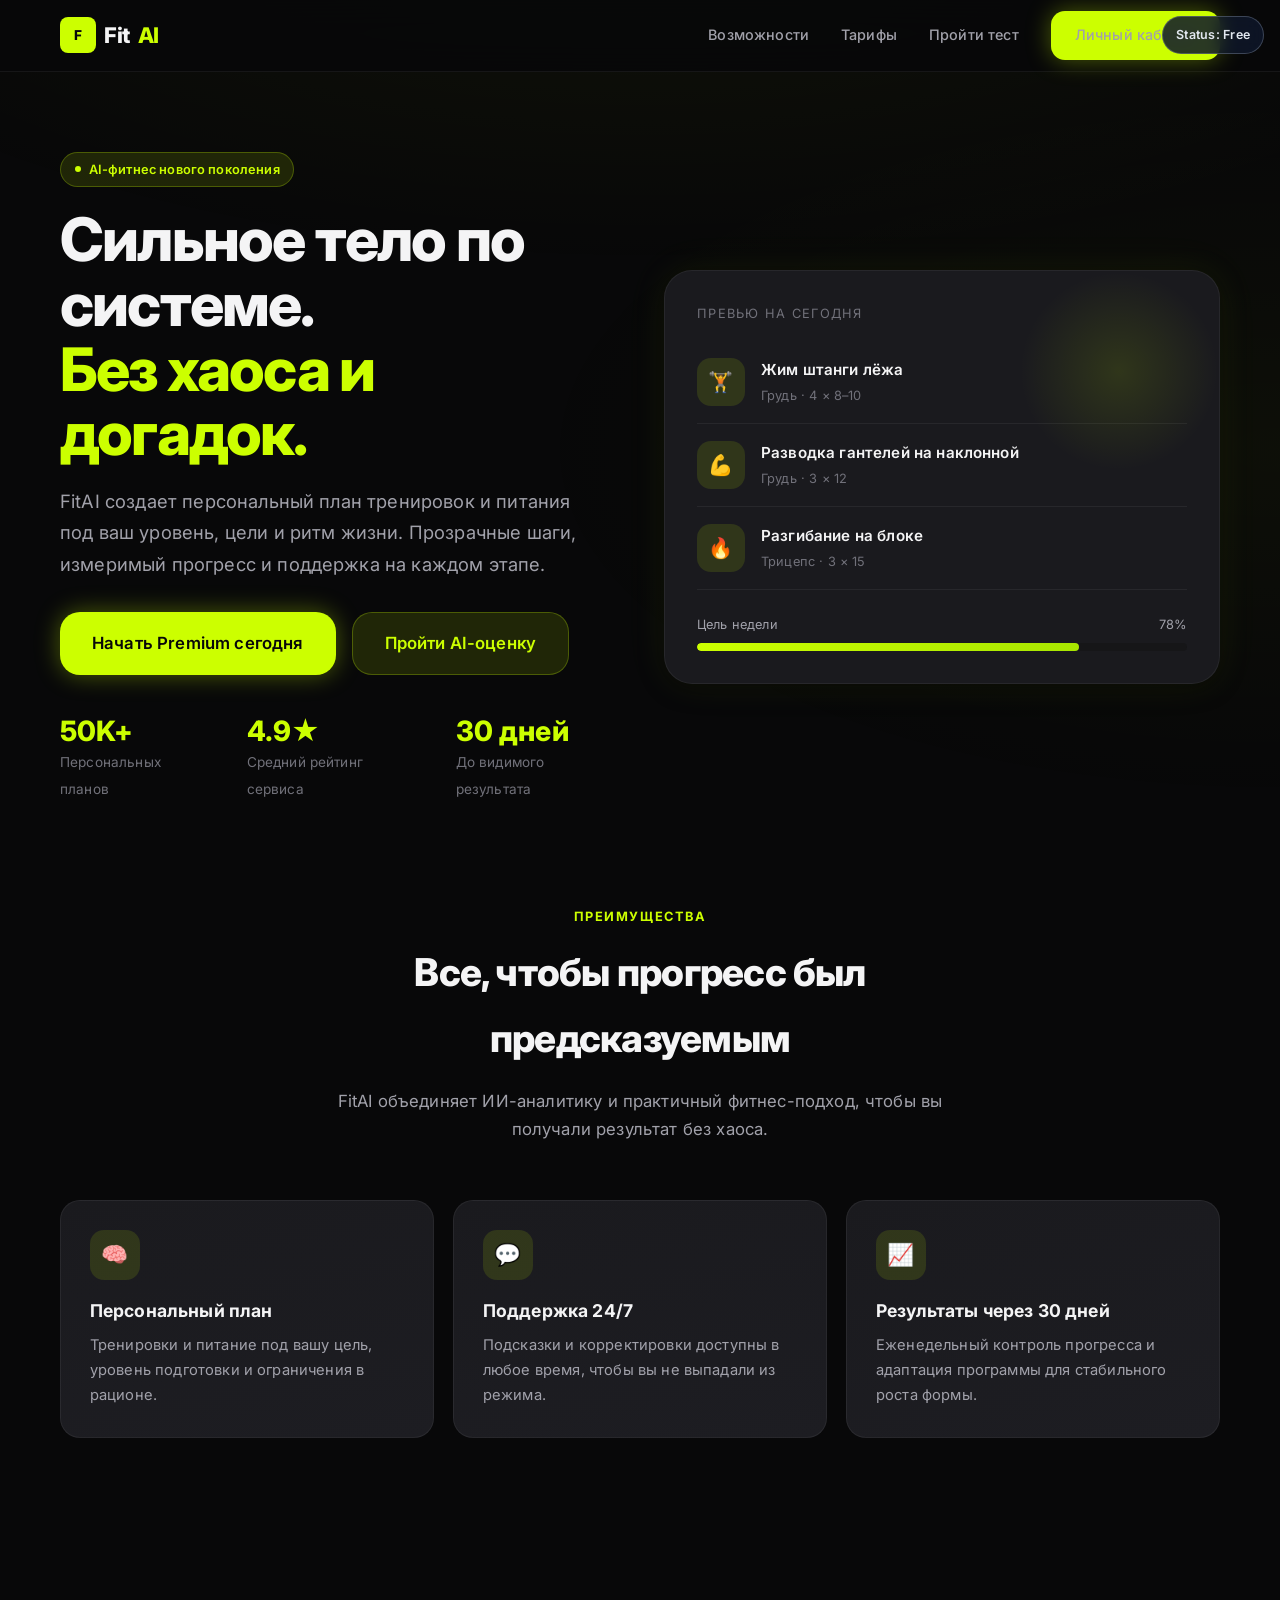
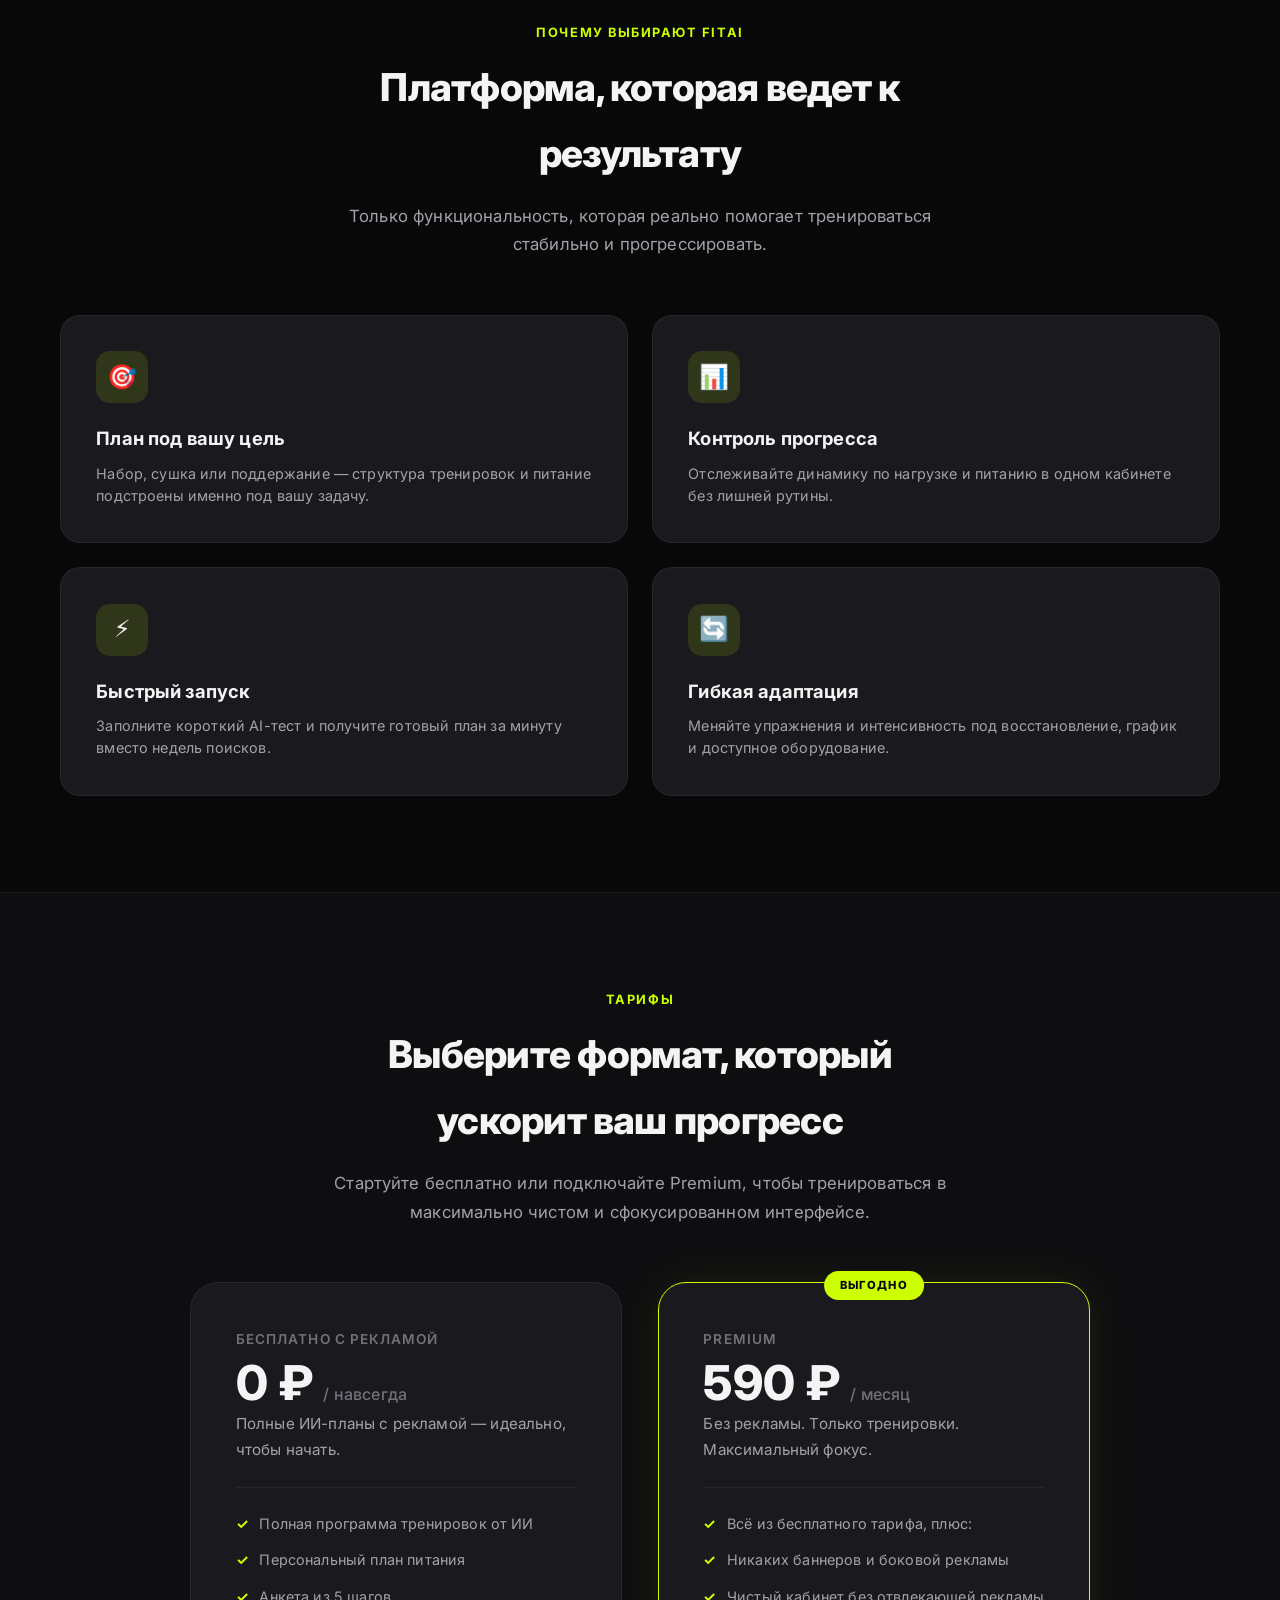
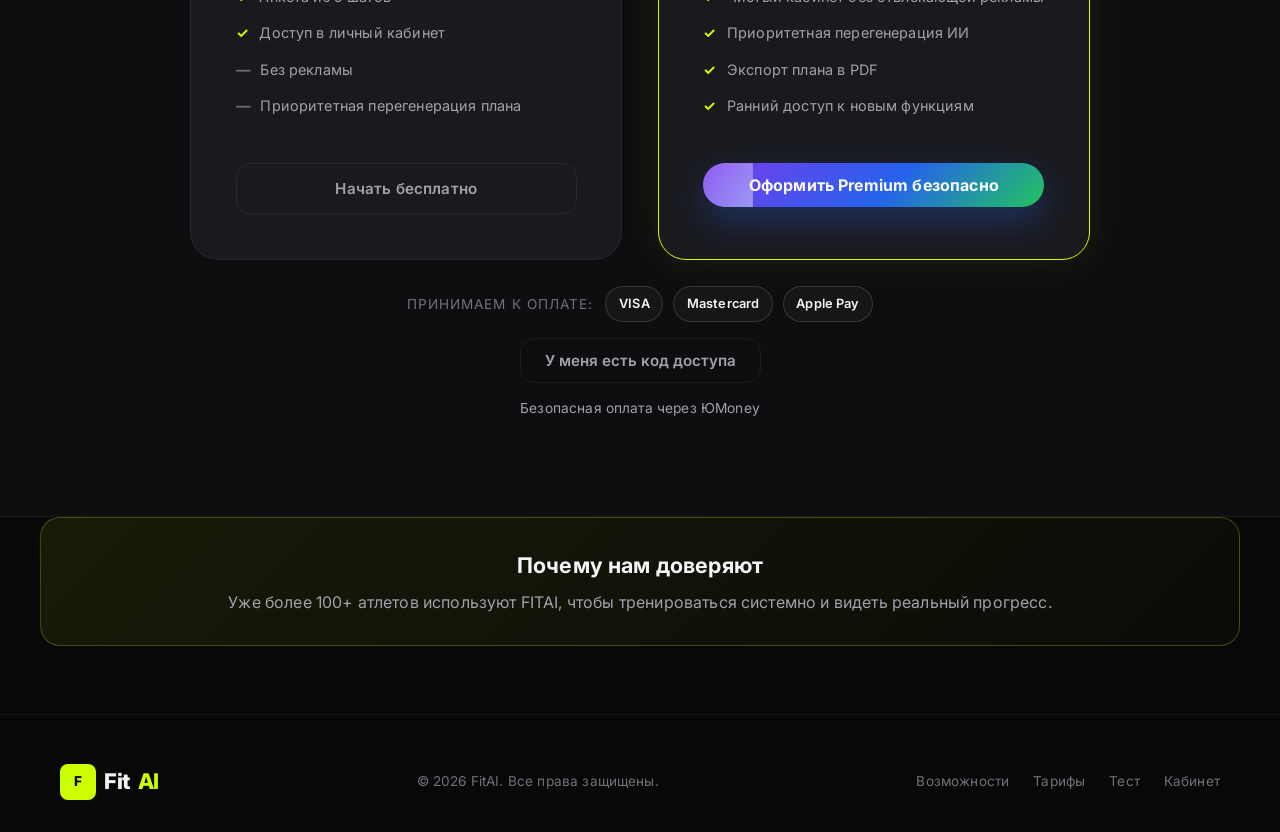
<file: index.html>
<!DOCTYPE html>
<html lang="ru">
<head>
  <meta charset="UTF-8">
  <meta name="viewport" content="width=device-width, initial-scale=1.0">
  <meta name="description" content="FitAI — персональный ИИ-тренер. Индивидуальные тренировки, питание и реальные результаты.">
  <title>FitAI — ИИ фитнес-тренер</title>
  <link rel="stylesheet" href="style.css">
</head>
<body>
  <div class="status-badge" id="subscriptionStatus">Status: Free</div>
  <nav class="nav">
    <div class="container nav__inner">
      <a href="index.html" class="logo">
        <span class="logo__icon">F</span>
        Fit<span class="logo__accent">AI</span>
      </a>
      <button class="nav__toggle" aria-label="Открыть меню" id="navToggle">
        <span></span><span></span><span></span>
      </button>
      <div class="nav__links" id="navLinks">
        <a href="#features">Возможности</a>
        <a href="#pricing">Тарифы</a>
        <a href="quiz.html">Пройти тест</a>
        <a href="dashboard.html" class="btn btn--primary">Личный кабинет</a>
      </div>
    </div>
  </nav>

  <header class="hero">
    <div class="container">
      <div class="premium-welcome" id="premiumWelcome" aria-hidden="true">
        <div>
          <strong>Добро пожаловать обратно, Premium-атлет!</strong>
          <p>Ваш доступ активен. Продолжайте прогресс с персональным AI-планом.</p>
        </div>
        <a href="dashboard.html" class="btn btn--primary">Открыть dashboard</a>
      </div>

      <div class="hero__grid">
        <div class="hero__content" data-reveal>
          <div class="hero__badge">AI-фитнес нового поколения</div>
          <h1 class="hero__title">
            Сильное тело по системе.
            <span>Без хаоса и догадок.</span>
          </h1>
          <p class="hero__subtitle">
            FitAI создает персональный план тренировок и питания под ваш уровень, цели и ритм жизни. Прозрачные шаги, измеримый прогресс и поддержка на каждом этапе.
          </p>
          <div class="hero__actions">
            <a href="#pricing" class="btn btn--primary btn--lg">Начать Premium сегодня</a>
            <a href="quiz.html" class="btn btn--outline btn--lg">Пройти AI-оценку</a>
          </div>
          <div class="hero__stats">
            <div class="hero__stat">
              <strong>50K+</strong>
              <span>Персональных планов</span>
            </div>
            <div class="hero__stat">
              <strong>4.9★</strong>
              <span>Средний рейтинг сервиса</span>
            </div>
            <div class="hero__stat">
              <strong>30 дней</strong>
              <span>До видимого результата</span>
            </div>
          </div>
        </div>

        <div class="hero__visual" data-reveal>
          <div class="hero__card">
            <p style="font-size:0.8rem;color:var(--text-muted);margin-bottom:1rem;text-transform:uppercase;letter-spacing:0.1em;">Превью на сегодня</p>
            <div class="hero__workout-item">
              <div class="hero__workout-icon">🏋️</div>
              <div class="hero__workout-info">
                <h4>Жим штанги лёжа</h4>
                <p>Грудь · 4 × 8–10</p>
              </div>
            </div>
            <div class="hero__workout-item">
              <div class="hero__workout-icon">💪</div>
              <div class="hero__workout-info">
                <h4>Разводка гантелей на наклонной</h4>
                <p>Грудь · 3 × 12</p>
              </div>
            </div>
            <div class="hero__workout-item">
              <div class="hero__workout-icon">🔥</div>
              <div class="hero__workout-info">
                <h4>Разгибание на блоке</h4>
                <p>Трицепс · 3 × 15</p>
              </div>
            </div>
            <div class="hero__progress">
              <div class="hero__progress-label">
                <span>Цель недели</span>
                <span>78%</span>
              </div>
              <div class="hero__progress-bar">
                <div class="hero__progress-fill"></div>
              </div>
            </div>
          </div>
        </div>
      </div>
    </div>
  </header>

  <section class="section benefits-section" id="benefits">
    <div class="container" data-reveal>
      <div class="section__header">
        <p class="section__label">Преимущества</p>
        <h2 class="section__title">Все, чтобы прогресс был предсказуемым</h2>
        <p class="section__desc">FitAI объединяет ИИ-аналитику и практичный фитнес-подход, чтобы вы получали результат без хаоса.</p>
      </div>
      <div class="benefits-grid">
        <article class="benefit-card">
          <div class="benefit-card__icon">🧠</div>
          <h3>Персональный план</h3>
          <p>Тренировки и питание под вашу цель, уровень подготовки и ограничения в рационе.</p>
        </article>
        <article class="benefit-card">
          <div class="benefit-card__icon">💬</div>
          <h3>Поддержка 24/7</h3>
          <p>Подсказки и корректировки доступны в любое время, чтобы вы не выпадали из режима.</p>
        </article>
        <article class="benefit-card">
          <div class="benefit-card__icon">📈</div>
          <h3>Результаты через 30 дней</h3>
          <p>Еженедельный контроль прогресса и адаптация программы для стабильного роста формы.</p>
        </article>
      </div>
    </div>
  </section>

  <section class="section" id="features">
    <div class="container" data-reveal>
      <div class="section__header">
        <p class="section__label">Почему выбирают FitAI</p>
        <h2 class="section__title">Платформа, которая ведет к результату</h2>
        <p class="section__desc">Только функциональность, которая реально помогает тренироваться стабильно и прогрессировать.</p>
      </div>

      <div class="features__grid">
        <article class="feature-card">
          <div class="feature-card__icon">🎯</div>
          <h3>План под вашу цель</h3>
          <p>Набор, сушка или поддержание — структура тренировок и питание подстроены именно под вашу задачу.</p>
        </article>
        <article class="feature-card">
          <div class="feature-card__icon">📊</div>
          <h3>Контроль прогресса</h3>
          <p>Отслеживайте динамику по нагрузке и питанию в одном кабинете без лишней рутины.</p>
        </article>
        <article class="feature-card">
          <div class="feature-card__icon">⚡</div>
          <h3>Быстрый запуск</h3>
          <p>Заполните короткий AI-тест и получите готовый план за минуту вместо недель поисков.</p>
        </article>
        <article class="feature-card">
          <div class="feature-card__icon">🔄</div>
          <h3>Гибкая адаптация</h3>
          <p>Меняйте упражнения и интенсивность под восстановление, график и доступное оборудование.</p>
        </article>
      </div>
    </div>
  </section>

  <section class="section pricing" id="pricing">
    <div class="container" data-reveal>
      <div class="section__header">
        <p class="section__label">Тарифы</p>
        <h2 class="section__title">Выберите формат, который ускорит ваш прогресс</h2>
        <p class="section__desc">Стартуйте бесплатно или подключайте Premium, чтобы тренироваться в максимально чистом и сфокусированном интерфейсе.</p>
      </div>

      <div class="pricing__grid">
        <article class="pricing-card">
          <p class="pricing-card__tier">Бесплатно с рекламой</p>
          <p class="pricing-card__price">0 ₽ <span>/ навсегда</span></p>
          <p class="pricing-card__tagline">Полные ИИ-планы с рекламой — идеально, чтобы начать.</p>
          <ul class="pricing-card__features">
            <li>Полная программа тренировок от ИИ</li>
            <li>Персональный план питания</li>
            <li>Анкета из 5 шагов</li>
            <li>Доступ в личный кабинет</li>
            <li class="is-muted">Без рекламы</li>
            <li class="is-muted">Приоритетная перегенерация плана</li>
          </ul>
          <a href="quiz.html" class="btn btn--ghost btn--block" data-plan="free">Начать бесплатно</a>
        </article>

        <article class="pricing-card pricing-card--featured">
          <p class="pricing-card__tier">Premium</p>
          <p class="pricing-card__price">590 ₽ <span>/ месяц</span></p>
          <p class="pricing-card__tagline">Без рекламы. Только тренировки. Максимальный фокус.</p>
          <ul class="pricing-card__features">
            <li>Всё из бесплатного тарифа, плюс:</li>
            <li>Никаких баннеров и боковой рекламы</li>
            <li>Чистый кабинет без отвлекающей рекламы</li>
            <li>Приоритетная перегенерация ИИ</li>
            <li>Экспорт плана в PDF</li>
            <li>Ранний доступ к новым функциям</li>
          </ul>
          <button type="button" class="btn btn--primary btn--block paywall-btn" id="pay-button">Оформить Premium безопасно</button>
        </article>
      </div>
      <div class="payment-methods" aria-label="Поддерживаемые платежные системы">
        <span class="payment-methods__label">Принимаем к оплате:</span>
        <div class="payment-methods__list">
          <span class="payment-chip">VISA</span>
          <span class="payment-chip">Mastercard</span>
          <span class="payment-chip">Apple Pay</span>
        </div>
      </div>
      <div class="access-code-cta">
        <button type="button" class="btn btn--ghost" id="openCodeModal">У меня есть код доступа</button>
      </div>
      <p class="payment-security-note">Безопасная оплата через ЮMoney</p>
    </div>
  </section>

  <div class="modal-overlay" id="codeModal" aria-hidden="true">
    <div class="code-modal" role="dialog" aria-modal="true" aria-labelledby="codeModalTitle">
      <button type="button" class="code-modal__close" id="closeCodeModal" aria-label="Закрыть окно">×</button>
      <h3 id="codeModalTitle">Активация кода доступа</h3>
      <p>Введите промокод, чтобы открыть Premium-доступ без оплаты.</p>
      <input type="text" id="accessCodeInput" class="code-modal__input" placeholder="Введите код, например FITAI2026" autocomplete="off">
      <button type="button" class="btn btn--primary btn--block" id="activateCodeBtn">Активировать</button>
    </div>
  </div>

  <section class="trust-strip">
    <div class="container trust-strip__inner" data-reveal>
      <h3>Почему нам доверяют</h3>
      <p>Уже более 100+ атлетов используют FITAI, чтобы тренироваться системно и видеть реальный прогресс.</p>
    </div>
  </section>

  <footer class="footer">
    <div class="container footer__grid">
      <a href="index.html" class="logo">
        <span class="logo__icon">F</span>
        Fit<span class="logo__accent">AI</span>
      </a>
      <p class="footer__copy">© 2026 FitAI. Все права защищены.</p>
      <div class="footer__links">
        <a href="#features">Возможности</a>
        <a href="#pricing">Тарифы</a>
        <a href="quiz.html">Тест</a>
        <a href="dashboard.html">Кабинет</a>
      </div>
    </div>

  </footer>

  <script src="script.js"></script>
  <script>
    (function () {
      document.getElementById('navToggle')?.addEventListener('click', function () {
        document.getElementById('navLinks').classList.toggle('is-open');
      });

      document.getElementById('pay-button')?.addEventListener('click', function () {
        window.FitAIAuth.initiatePayment();
      });

      const codeModal = document.getElementById('codeModal');
      const openCodeModalBtn = document.getElementById('openCodeModal');
      const closeCodeModalBtn = document.getElementById('closeCodeModal');
      const activateCodeBtn = document.getElementById('activateCodeBtn');
      const accessCodeInput = document.getElementById('accessCodeInput');

      function openCodeModal() {
        codeModal.classList.add('is-open');
        codeModal.setAttribute('aria-hidden', 'false');
        setTimeout(function () {
          accessCodeInput?.focus();
        }, 60);
      }

      function closeCodeModal() {
        codeModal.classList.remove('is-open');
        codeModal.setAttribute('aria-hidden', 'true');
      }

      openCodeModalBtn?.addEventListener('click', openCodeModal);
      closeCodeModalBtn?.addEventListener('click', closeCodeModal);

      codeModal?.addEventListener('click', function (event) {
        if (event.target === codeModal) closeCodeModal();
      });

      activateCodeBtn?.addEventListener('click', function () {
        const ok = window.FitAIAuth.activateCode((accessCodeInput?.value || '').trim());
        if (ok) closeCodeModal();
      });

      accessCodeInput?.addEventListener('keydown', function (event) {
        if (event.key === 'Enter') {
          event.preventDefault();
          activateCodeBtn?.click();
        }
      });

      document.querySelectorAll('[data-plan="free"]').forEach(function (btn) {
        btn.addEventListener('click', function () {
          window.FitAIAuth.setFreePlan();
        });
      });
    })();
  </script>
</body>
</html>
</file>
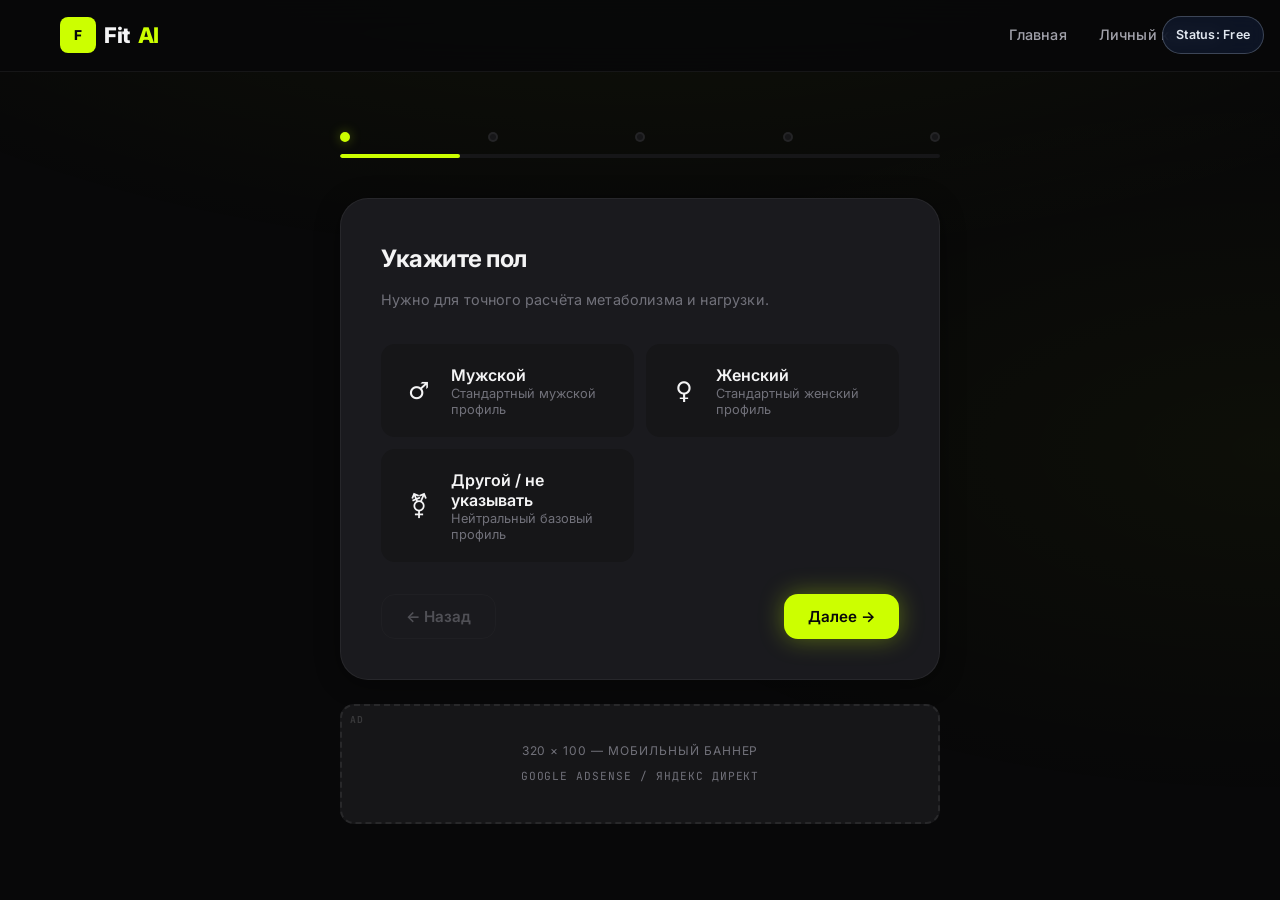
<file: dashboard.html>
<!DOCTYPE html>
<html lang="ru">
<head>
  <meta charset="UTF-8">
  <meta name="viewport" content="width=device-width, initial-scale=1.0">
  <meta name="description" content="FitAI — личный кабинет с персональным планом тренировок и питания.">
  <title>FitAI — Личный кабинет</title>
  <link rel="stylesheet" href="style.css">
</head>
<body class="dashboard-page">
  <div class="status-badge" id="subscriptionStatus">Status: Free</div>
  <nav class="nav">
    <div class="container nav__inner">
      <a href="index.html" class="logo">
        <span class="logo__icon">F</span>
        Fit<span class="logo__accent">AI</span>
      </a>
      <div class="nav__links" style="display:flex;">
        <a href="index.html">Главная</a>
        <a href="quiz.html">Пройти тест заново</a>
        <button type="button" class="btn btn--outline" id="togglePremium" style="padding:0.5rem 1rem;font-size:0.85rem;">Тест Premium (Демо) (Тест логики)</button>
      </div>
    </div>
  </nav>

  <header class="dashboard-header">
    <div class="container">
      <div class="dashboard-header__top">
        <div>
          <h1>Ваш план от FitAI</h1>
          <p class="dashboard-header__meta" id="planSubtitle">Персональная программа под ваши цели</p>
          <div class="profile-chips" id="profileChips" style="margin-top:1rem;"></div>
        </div>
        <div id="premiumBadgeArea"></div>
      </div>

      <div class="premium-upsell" id="premiumUpsell" data-free-only>
        <p><strong>Перейдите на Premium</strong> — уберите всю рекламу и тренируйтесь без отвлекающей рекламы.</p>
        <button type="button" class="btn btn--primary" id="upgradeBtn">Go Premium — $9.99/месяц</button>
      </div>
    </div>
  </header>

  <div class="container dashboard__layout">
    <main class="dashboard__main">
      <div class="ad-slot ad-slot--banner" data-ad="dashboard-top" data-premium-hide>
        <span>728 × 90 — баннер в кабинете</span>
        <span class="ad-slot__provider">Google AdSense / Яндекс Директ</span>
      </div>

      <section class="dash-card">
        <div class="dash-card__header">
          <h2>🏋️ Программа тренировок <span class="day-badge" id="goalBadge">Сплит 4 недели</span></h2>
        </div>
        <div class="dash-card__body" id="workoutContent"></div>
      </section>

      <div class="ad-slot ad-slot--inline" data-ad="dashboard-mid" data-premium-hide>
        <span>300 × 250 — средний блок</span>
        <span class="ad-slot__provider">Google AdSense / Яндекс Директ</span>
      </div>

      <section class="dash-card">
        <div class="dash-card__header">
          <h2>🍽️ План питания</h2>
        </div>
        <div class="dash-card__body">
          <div class="macro-grid" id="macroGrid"></div>
          <div class="meal-list" id="mealList"></div>
        </div>
      </section>
    </main>

    <aside class="dashboard__sidebar">
      <div class="ad-slot ad-slot--sidebar" data-ad="dashboard-sidebar" data-premium-hide style="margin-bottom:1.5rem;">
        <span>300 × 250 — боковой блок</span>
        <span class="ad-slot__provider">Google AdSense / Яндекс Директ</span>
      </div>

      <div class="dash-card">
        <div class="dash-card__header">
          <h2>💡 Советы тренера</h2>
        </div>
        <div class="dash-card__body">
          <ul class="tip-list" id="coachTips"></ul>
        </div>
      </div>

      <div class="dash-card" style="margin-top:1.5rem;">
        <div class="dash-card__header">
          <h2>📅 Эта неделя</h2>
        </div>
        <div class="dash-card__body">
          <div class="hero__progress">
            <div class="hero__progress-label">
              <span>Выполнение</span>
              <span id="weekPercent">0%</span>
            </div>
            <div class="hero__progress-bar">
              <div class="hero__progress-fill" id="weekProgress" style="width:0%;"></div>
            </div>
          </div>
          <p style="font-size:0.85rem;color:var(--text-muted);margin-top:1rem;" id="weekSummary"></p>
        </div>
      </div>
    </aside>
  </div>

  <script src="script.js"></script>
  <script>
    (function () {
      window.FitAIAuth.protectDashboard();

      const PROFILE_KEY = 'fitai_profile';
      const PAYMENT_LOG = 'Инициализация оплаты через Stripe/ЮKassa';

      const GOAL_LABELS = {
        gain: 'Набор массы',
        shred: 'Сушка',
        maintain: 'Поддержание формы'
      };

      const GOAL_BADGES = {
        gain: 'Гипертрофия',
        shred: 'Фаза сушки',
        maintain: 'Сбалансированная программа'
      };

      const RESTRICTION_LABELS = {
        none: 'нет',
        vegetarian: 'вегетарианство',
        vegan: 'веганство',
        'gluten-free': 'без глютена',
        'dairy-free': 'без лактозы',
        keto: 'кето',
        halal: 'халяль',
        'nut-allergy': 'аллергия на орехи'
      };

      const WORKOUTS = {
        gain: [
          { day: 'Понедельник — жимовая', exercises: [
            { name: 'Жим штанги лёжа', muscle: 'Грудь', sets: '4', reps: '8–10' },
            { name: 'Жим гантелей сидя', muscle: 'Плечи', sets: '4', reps: '8–10' },
            { name: 'Жим гантелей на наклонной', muscle: 'Грудь', sets: '3', reps: '10–12' },
            { name: 'Махи гантелей в стороны', muscle: 'Плечи', sets: '3', reps: '12–15' },
            { name: 'Отжимания на брусьях', muscle: 'Трицепс', sets: '3', reps: '10–12' }
          ]},
          { day: 'Среда — тяговая', exercises: [
            { name: 'Становая тяга', muscle: 'Спина', sets: '4', reps: '5–6' },
            { name: 'Подтягивания', muscle: 'Спина', sets: '4', reps: '8–10' },
            { name: 'Тяга штанги в наклоне', muscle: 'Спина', sets: '3', reps: '8–10' },
            { name: 'Разводка на блоке', muscle: 'Задняя дельта', sets: '3', reps: '15' },
            { name: 'Подъём штанги на бицепс', muscle: 'Бицепс', sets: '3', reps: '10–12' }
          ]},
          { day: 'Пятница — ноги', exercises: [
            { name: 'Приседания со штангой', muscle: 'Квадрицепс', sets: '4', reps: '8–10' },
            { name: 'Румынская становая', muscle: 'Бицепс бедра', sets: '4', reps: '8–10' },
            { name: 'Жим ногами', muscle: 'Квадрицепс', sets: '3', reps: '12–15' },
            { name: 'Сгибание ног в тренажёре', muscle: 'Бицепс бедра', sets: '3', reps: '12' },
            { name: 'Подъём на носки', muscle: 'Икры', sets: '4', reps: '15' }
          ]}
        ],
        shred: [
          { day: 'Понедельник — всё тело A', exercises: [
            { name: 'Гоблет-присед', muscle: 'Ноги', sets: '3', reps: '15' },
            { name: 'Жим гантелей лёжа', muscle: 'Грудь', sets: '3', reps: '12' },
            { name: 'Махи гирей', muscle: 'Задняя цепь', sets: '4', reps: '20' },
            { name: 'Канат', muscle: 'Кардио', sets: '4', reps: '30 сек' },
            { name: 'Планка', muscle: 'Пресс', sets: '3', reps: '45 сек' }
          ]},
          { day: 'Среда — HIIT + пресс', exercises: [
            { name: 'Бёрпи', muscle: 'Всё тело', sets: '5', reps: '12' },
            { name: 'Прыжки на тумбу', muscle: 'Взрывная сила', sets: '4', reps: '10' },
            { name: 'Скалолаз', muscle: 'Пресс', sets: '4', reps: '30 сек' },
            { name: 'Гребной тренажёр', muscle: 'Кардио', sets: '1', reps: '15 мин' },
            { name: 'Подъём ног в висе', muscle: 'Пресс', sets: '3', reps: '15' }
          ]},
          { day: 'Пятница — всё тело B', exercises: [
            { name: 'Выпады с шагом', muscle: 'Ноги', sets: '3', reps: '20' },
            { name: 'Тяга верхнего блока', muscle: 'Спина', sets: '3', reps: '12' },
            { name: 'Жим гантелей сидя', muscle: 'Плечи', sets: '3', reps: '10' },
            { name: 'Толкание саней', muscle: 'Выносливость', sets: '5', reps: '20 м' },
            { name: 'Скакалка', muscle: 'Кардио', sets: '1', reps: '10 мин' }
          ]}
        ],
        maintain: [
          { day: 'Понедельник — верх', exercises: [
            { name: 'Отжимания', muscle: 'Грудь', sets: '3', reps: '12–15' },
            { name: 'Тяга гантели в наклоне', muscle: 'Спина', sets: '3', reps: '12' },
            { name: 'Жим гантелей сидя', muscle: 'Плечи', sets: '3', reps: '10' },
            { name: 'Сгибание на бицепс', muscle: 'Руки', sets: '2', reps: '12' }
          ]},
          { day: 'Среда — низ', exercises: [
            { name: 'Приседания с весом тела', muscle: 'Квадрицепс', sets: '3', reps: '15' },
            { name: 'Ягодичный мост', muscle: 'Ягодицы', sets: '3', reps: '15' },
            { name: 'Зашагивания на платформу', muscle: 'Ноги', sets: '3', reps: '12/нога' },
            { name: 'Подъём на носки', muscle: 'Икры', sets: '3', reps: '20' }
          ]},
          { day: 'Пятница — активное восстановление', exercises: [
            { name: 'Лёгкий бег', muscle: 'Кардио', sets: '1', reps: '20 мин' },
            { name: 'Йога-флоу', muscle: 'Мобильность', sets: '1', reps: '15 мин' },
            { name: 'МФР роллом', muscle: 'Восстановление', sets: '1', reps: '10 мин' }
          ]}
        ]
      };

      const MACROS = {
        gain: { calories: 2800, protein: 180, carbs: 320, fat: 85 },
        shred: { calories: 1900, protein: 160, carbs: 150, fat: 65 },
        maintain: { calories: 2300, protein: 140, carbs: 250, fat: 75 }
      };

      const MEALS = {
        gain: [
          { time: '07:00', name: 'Сытный завтрак', desc: 'Овсянка, протеин, банан, арахисовая паста', cals: 620 },
          { time: '10:30', name: 'Протеиновый перекус', desc: 'Греческий йогурт, миндаль, ягоды', cals: 380 },
          { time: '13:00', name: 'Обед для набора', desc: 'Куриная грудка, рис, брокколи', cals: 750 },
          { time: '16:00', name: 'Перед тренировкой', desc: 'Протеин, овсянка, мёд', cals: 420 },
          { time: '19:30', name: 'Ужин после тренировки', desc: 'Лосось, батат, спаржа', cals: 680 }
        ],
        shred: [
          { time: '07:30', name: 'Лёгкий старт', desc: 'Белки яиц, шпинат, авокадо', cals: 320 },
          { time: '12:00', name: 'Белковый обед', desc: 'Индейка на гриле, салат, оливковое масло', cals: 450 },
          { time: '15:00', name: 'Лёгкий перекус', desc: 'Творог, огурец', cals: 180 },
          { time: '18:30', name: 'После тренировки', desc: 'Белая рыба, овощи на пару', cals: 380 },
          { time: '20:30', name: 'Вечерняя тарелка', desc: 'Тофу-стир-фрай, минимум масла', cals: 350 }
        ],
        maintain: [
          { time: '08:00', name: 'Сбалансированный завтрак', desc: 'Яйца, тост, фрукты', cals: 480 },
          { time: '12:30', name: 'Обед', desc: 'Постная говядина, киноа, овощи', cals: 580 },
          { time: '15:30', name: 'Полдник', desc: 'Хумус, крекеры, морковь', cals: 290 },
          { time: '19:00', name: 'Ужин', desc: 'Курица стир-фрай, бурый рис', cals: 620 }
        ]
      };

      const TIPS = {
        gain: [
          'Стремитесь к 1,6–2,2 г белка на кг веса в сутки.',
          'Прогрессия нагрузки: добавляйте вес или повторения каждые 1–2 недели.',
          'Сон 7–9 часов — мышцы растут во время восстановления, а не в зале.'
        ],
        shred: [
          'Держите белок высоким, чтобы сохранить мышечную массу в дефиците.',
          'NEAT важен: 8–10 тысяч шагов в дни отдыха.',
          'Пейте воду — жажда часто маскируется под голод на сушке.'
        ],
        maintain: [
          'Регулярность важнее интенсивности для долгосрочного результата.',
          'Смотрите на средние показатели за неделю, а не на вес каждый день.',
          'Разгрузочная неделя каждые 4–6 недель помогает избежать выгорания.'
        ]
      };

      function pluralRu(n, one, few, many) {
        const num = parseInt(n, 10);
        if (isNaN(num)) return many;
        const mod10 = num % 10;
        const mod100 = num % 100;
        if (mod100 >= 11 && mod100 <= 14) return many;
        if (mod10 === 1) return one;
        if (mod10 >= 2 && mod10 <= 4) return few;
        return many;
      }

      function formatSets(sets) {
        const n = parseInt(sets, 10);
        if (!isNaN(n)) {
          return n + ' ' + pluralRu(n, 'подход', 'подхода', 'подходов');
        }
        return sets + ' подход';
      }

      function formatReps(reps) {
        if (/мин|сек|м/i.test(reps)) return reps;
        if (/^\d+([–-]\d+)?$/.test(reps.replace(/\s/g, ''))) {
          const parts = reps.split(/[–-]/);
          if (parts.length === 2) {
            const a = parseInt(parts[0], 10);
            const b = parseInt(parts[1], 10);
            if (!isNaN(a) && !isNaN(b)) {
              return a + '–' + b + ' ' + pluralRu(b, 'повторение', 'повторения', 'повторений');
            }
          }
          const n = parseInt(reps, 10);
          if (!isNaN(n)) {
            return n + ' ' + pluralRu(n, 'повторение', 'повторения', 'повторений');
          }
        }
        if (reps.indexOf('/') >= 0) return reps + ' повторений';
        return reps + ' повторений';
      }

      /**
       * Читает профиль пользователя из LocalStorage (записан на quiz.html).
       */
      function loadUserProfile() {
        try {
          const raw = localStorage.getItem(PROFILE_KEY);
          if (!raw) return null;
          const profile = JSON.parse(raw);
          if (!profile || !profile.gender || !profile.age || !profile.weight || !profile.goal) {
            return null;
          }
          return profile;
        } catch (e) {
          console.warn('[FitAI] Не удалось прочитать профиль из LocalStorage:', e);
          return null;
        }
      }

      function getProfile() {
        return loadUserProfile();
      }

      /**
       * Заглушка checkout — сюда позже подключатся Stripe / ЮKassa.
       */
      function initPaymentCheckout(profile) {
        console.log(PAYMENT_LOG);
        console.log('[FitAI] Данные для чекаут-сессии:', {
          plan: 'premium_monthly',
          priceUsd: 9.99,
          profile: profile
        });
      }

      function applyPremiumUI() {
        const premium = window.FitAIAuth.isPremium();
        window.FitAIAuth.updateStatusBadge();
        window.FitAIAuth.updatePremiumVisibility();

        const badgeArea = document.getElementById('premiumBadgeArea');
        if (premium) {
          badgeArea.innerHTML = '<span class="premium-badge">★ Premium активен</span>';
        } else {
          badgeArea.innerHTML = '';
        }
      }

      function calcMacros(profile) {
        const base = MACROS[profile.goal] || MACROS.maintain;
        const factor = profile.weight / 75;
        return {
          calories: Math.round(base.calories * factor),
          protein: Math.round(base.protein * factor),
          carbs: Math.round(base.carbs * factor),
          fat: Math.round(base.fat * factor)
        };
      }

      function adjustMealsForRestrictions(meals, restrictions) {
        if (!restrictions || restrictions.includes('none')) return meals;
        return meals.map(function (m) {
          let desc = m.desc;
          let name = m.name;
          if (restrictions.includes('vegan') || restrictions.includes('vegetarian')) {
            desc = desc
              .replace(/куриц|индейк|говядин|лосос|рыб|протеин|яйц/gi, function () {
                return restrictions.includes('vegan') ? 'растительный белок' : 'тофу/темпе';
              });
            name = name.replace(/Курин|Индейк|говядин|Лосось/gi, 'Растительное');
          }
          if (restrictions.includes('dairy-free')) {
            desc = desc.replace(/йогурт|творог|сыр|протеин/gi, 'безлактозная альтернатива');
          }
          if (restrictions.includes('gluten-free')) {
            desc = desc.replace(/овсянк|тост|крекер/gi, function (w) { return 'безглютеновый ' + w; });
          }
          return { time: m.time, name: name, desc: desc, cals: m.cals };
        });
      }

      function renderWorkout(goal) {
        const days = WORKOUTS[goal] || WORKOUTS.maintain;
        const container = document.getElementById('workoutContent');
        container.innerHTML = days.map(function (dayBlock) {
          const rows = dayBlock.exercises.map(function (ex, i) {
            return '<div class="exercise-row">' +
              '<span class="exercise-row__num">' + (i + 1) + '</span>' +
              '<div><div class="exercise-row__name">' + ex.name + '</div><div class="exercise-row__muscle">' + ex.muscle + '</div></div>' +
              '<span class="exercise-row__sets">' + formatSets(ex.sets) + '</span>' +
              '<span class="exercise-row__reps">' + formatReps(ex.reps) + '</span>' +
              '</div>';
          }).join('');
          return '<div class="workout-day"><h3 class="workout-day__title">' + dayBlock.day + '</h3>' + rows + '</div>';
        }).join('');
      }

      function renderMacros(macros) {
        document.getElementById('macroGrid').innerHTML =
          '<div class="macro-card"><div class="macro-card__value">' + macros.calories + '</div><div class="macro-card__label">Калории</div></div>' +
          '<div class="macro-card"><div class="macro-card__value">' + macros.protein + ' г</div><div class="macro-card__label">Белки</div></div>' +
          '<div class="macro-card"><div class="macro-card__value">' + macros.carbs + ' г</div><div class="macro-card__label">Углеводы</div></div>' +
          '<div class="macro-card"><div class="macro-card__value">' + macros.fat + ' г</div><div class="macro-card__label">Жиры</div></div>';
      }

      function renderMeals(meals) {
        document.getElementById('mealList').innerHTML = meals.map(function (m) {
          return '<div class="meal-item">' +
            '<span class="meal-item__time">' + m.time + '</span>' +
            '<div class="meal-item__info"><h4>' + m.name + '</h4><p>' + m.desc + '</p></div>' +
            '<span class="meal-item__cals">' + m.cals + ' ккал</span>' +
            '</div>';
        }).join('');
      }

      function renderTips(goal) {
        const tips = TIPS[goal] || TIPS.maintain;
        document.getElementById('coachTips').innerHTML = tips.map(function (t) {
          return '<li>' + t + '</li>';
        }).join('');
      }

      function formatRestrictions(restrictions) {
        return (restrictions || ['none']).map(function (r) {
          return RESTRICTION_LABELS[r] || r;
        }).join(', ');
      }

      function renderProfile(profile) {
        const genderLabel = { male: 'Мужской', female: 'Женский', other: 'Не указан' }[profile.gender] || profile.gender;

        document.getElementById('profileChips').innerHTML =
          '<span class="profile-chip"><span>' + genderLabel + '</span></span>' +
          '<span class="profile-chip">Возраст: <span>' + profile.age + '</span></span>' +
          '<span class="profile-chip">Вес: <span>' + profile.weight + ' кг</span></span>' +
          '<span class="profile-chip">Цель: <span>' + (GOAL_LABELS[profile.goal] || profile.goal) + '</span></span>' +
          '<span class="profile-chip">Питание: <span>' + formatRestrictions(profile.restrictions) + '</span></span>';

        document.getElementById('planSubtitle').textContent =
          '4-недельная программа под цель: «' + (GOAL_LABELS[profile.goal] || 'ваши цели') + '»';

        document.getElementById('goalBadge').textContent = GOAL_BADGES[profile.goal] || 'Индивидуальный сплит';

        const pct = 12 + (profile.age % 20);
        document.getElementById('weekPercent').textContent = pct + '%';
        document.getElementById('weekProgress').style.width = pct + '%';

        const remaining = 3 - Math.floor(pct / 15);
        const sessionWord = pluralRu(remaining, 'тренировка', 'тренировки', 'тренировок');
        document.getElementById('weekSummary').textContent =
          'Неделя 1 из 4 · осталось ' + remaining + ' ' + sessionWord + ' на этой неделе';
      }

      function init() {
        const profile = loadUserProfile();
        if (!profile) {
          window.location.href = 'quiz.html';
          return;
        }

        const goal = profile.goal || 'maintain';
        renderProfile(profile);
        renderWorkout(goal);
        renderMacros(calcMacros(profile));
        renderMeals(adjustMealsForRestrictions(MEALS[goal] || MEALS.maintain, profile.restrictions));
        renderTips(goal);
        applyPremiumUI();
      }

      document.getElementById('upgradeBtn')?.addEventListener('click', function () {
        const profile = loadUserProfile();
        initPaymentCheckout(profile);
        window.FitAIAuth.initiatePayment();
      });

      document.getElementById('togglePremium')?.addEventListener('click', function () {
        if (window.FitAIAuth.isPremium()) {
          window.FitAIAuth.setFreePlan();
        } else {
          window.FitAIAuth.initiatePayment();
        }
        applyPremiumUI();
      });

      init();
    })();
  </script>
</body>
</html>
</file>
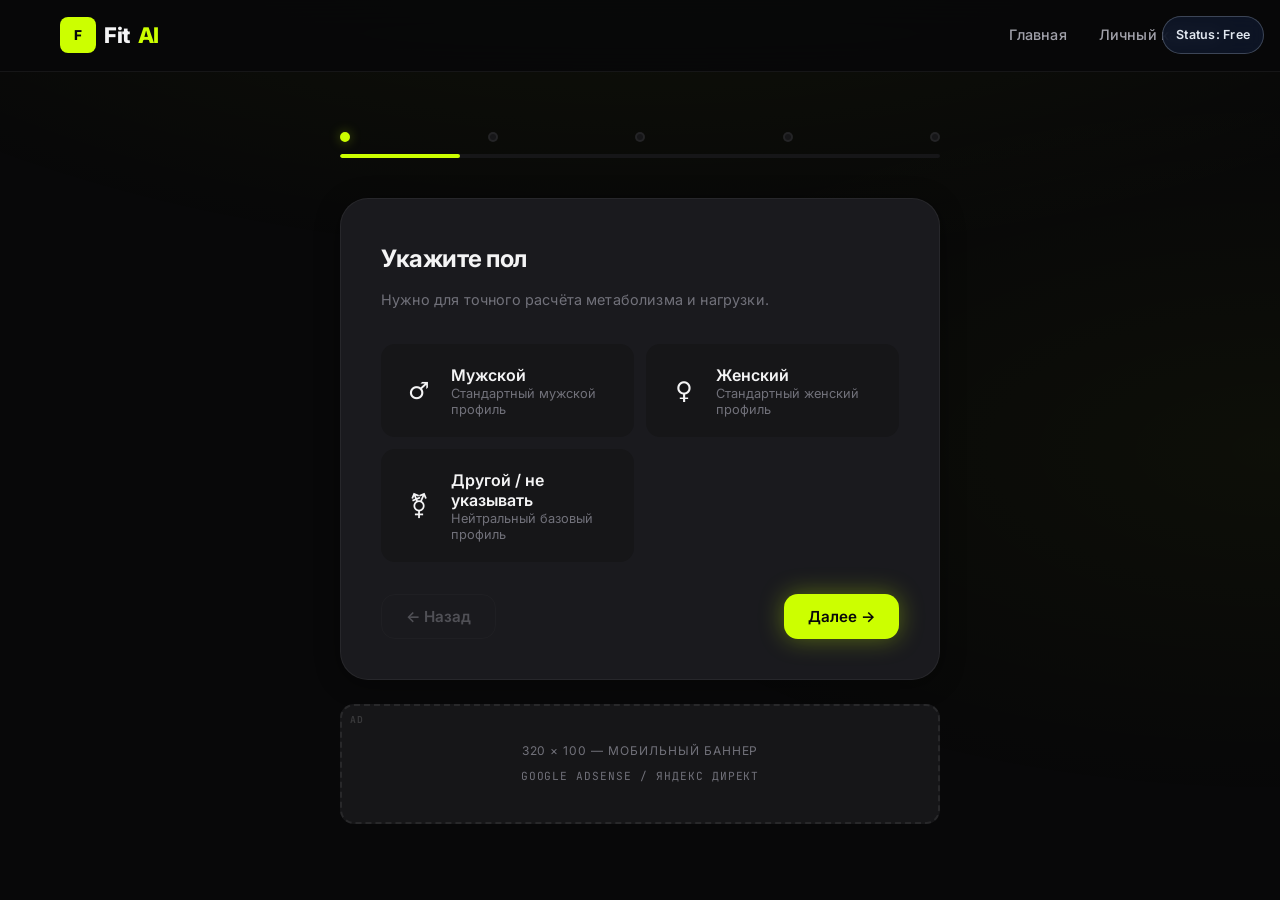
<file: quiz.html>
<!DOCTYPE html>
<html lang="ru">
<head>
  <meta charset="UTF-8">
  <meta name="viewport" content="width=device-width, initial-scale=1.0">
  <meta name="description" content="FitAI — анкета для персонального ИИ-плана тренировок и питания.">
  <title>FitAI — Пройти тест</title>
  <link rel="stylesheet" href="style.css">
</head>
<body class="quiz-page">
  <div class="status-badge" id="subscriptionStatus">Status: Free</div>
  <nav class="nav">
    <div class="container nav__inner">
      <a href="index.html" class="logo">
        <span class="logo__icon">F</span>
        Fit<span class="logo__accent">AI</span>
      </a>
      <div class="nav__links" style="display:flex;">
        <a href="index.html">Главная</a>
        <a href="dashboard.html">Личный кабинет</a>
      </div>
    </div>
  </nav>

  <main class="quiz">
    <div class="container quiz__wrapper">
      <div class="quiz__progress">
        <div class="quiz__progress-steps" id="stepDots" aria-hidden="true"></div>
        <div class="quiz__progress-bar">
          <div class="quiz__progress-fill" id="progressFill" style="width: 20%;"></div>
        </div>
      </div>

      <form class="quiz__card" id="quizForm" novalidate>
        <div class="quiz__step is-active" data-step="1">
          <h2 class="quiz__question">Укажите пол</h2>
          <p class="quiz__hint">Нужно для точного расчёта метаболизма и нагрузки.</p>
          <div class="quiz__options quiz__options--grid-2">
            <button type="button" class="quiz__option" data-field="gender" data-value="male">
              <span class="quiz__option-icon">♂️</span>
              <span class="quiz__option-text">
                <strong>Мужской</strong>
                <span>Стандартный мужской профиль</span>
              </span>
            </button>
            <button type="button" class="quiz__option" data-field="gender" data-value="female">
              <span class="quiz__option-icon">♀️</span>
              <span class="quiz__option-text">
                <strong>Женский</strong>
                <span>Стандартный женский профиль</span>
              </span>
            </button>
            <button type="button" class="quiz__option" data-field="gender" data-value="other">
              <span class="quiz__option-icon">⚧️</span>
              <span class="quiz__option-text">
                <strong>Другой / не указывать</strong>
                <span>Нейтральный базовый профиль</span>
              </span>
            </button>
          </div>
        </div>

        <div class="quiz__step" data-step="2">
          <h2 class="quiz__question">Сколько вам лет?</h2>
          <p class="quiz__hint">Возраст влияет на восстановление и суточную калорийность.</p>
          <div class="quiz__input-group">
            <label for="age">Возраст (лет)</label>
            <input type="number" id="age" class="quiz__input" name="age" min="14" max="99" placeholder="например, 28" required>
          </div>
        </div>

        <div class="quiz__step" data-step="3">
          <h2 class="quiz__question">Какой у вас текущий вес?</h2>
          <p class="quiz__hint">Используется для расчёта БЖУ и объёма тренировок.</p>
          <div class="quiz__input-group">
            <label for="weight">Вес (кг)</label>
            <input type="number" id="weight" class="quiz__input" name="weight" min="30" max="300" step="0.1" placeholder="например, 75" required>
          </div>
        </div>

        <div class="quiz__step" data-step="4">
          <h2 class="quiz__question">Какая у вас главная цель?</h2>
          <p class="quiz__hint">От этого зависит вся структура программы.</p>
          <div class="quiz__options">
            <button type="button" class="quiz__option" data-field="goal" data-value="gain">
              <span class="quiz__option-icon">💪</span>
              <span class="quiz__option-text">
                <strong>Набор массы</strong>
                <span>Гипертрофия · профицит калорий</span>
              </span>
            </button>
            <button type="button" class="quiz__option" data-field="goal" data-value="shred">
              <span class="quiz__option-icon">🔥</span>
              <span class="quiz__option-text">
                <strong>Сушка</strong>
                <span>Сжигание жира · высокая интенсивность · дефицит</span>
              </span>
            </button>
            <button type="button" class="quiz__option" data-field="goal" data-value="maintain">
              <span class="quiz__option-icon">⚖️</span>
              <span class="quiz__option-text">
                <strong>Поддержание формы</strong>
                <span>Сбалансированные тренировки · поддерживающие калории</span>
              </span>
            </button>
          </div>
        </div>

        <div class="quiz__step" data-step="5">
          <h2 class="quiz__question">Есть ли ограничения в питании?</h2>
          <p class="quiz__hint">Выберите всё подходящее или пропустите, если ограничений нет.</p>
          <div class="quiz__tags" id="dietTags">
            <button type="button" class="quiz__tag" data-restriction="none">Нет</button>
            <button type="button" class="quiz__tag" data-restriction="vegetarian">Вегетарианство</button>
            <button type="button" class="quiz__tag" data-restriction="vegan">Веганство</button>
            <button type="button" class="quiz__tag" data-restriction="gluten-free">Без глютена</button>
            <button type="button" class="quiz__tag" data-restriction="dairy-free">Без лактозы</button>
            <button type="button" class="quiz__tag" data-restriction="keto">Кето</button>
            <button type="button" class="quiz__tag" data-restriction="halal">Халяль</button>
            <button type="button" class="quiz__tag" data-restriction="nut-allergy">Аллергия на орехи</button>
          </div>
        </div>

        <div class="quiz__nav">
          <button type="button" class="btn btn--ghost" id="btnBack" disabled>← Назад</button>
          <button type="button" class="btn btn--primary" id="btnNext">Далее →</button>
        </div>
      </form>

      <div class="ad-slot ad-slot--inline" data-ad="quiz-bottom" data-premium-hide style="margin-top:1.5rem;">
        <span>320 × 100 — мобильный баннер</span>
        <span class="ad-slot__provider">Google AdSense / Яндекс Директ</span>
      </div>
    </div>
  </main>

  <script>
    (function () {
      const TOTAL_STEPS = 5;
      const PROFILE_KEY = 'fitai_profile';

      /** @typedef {{ gender: string, age: number, weight: number, goal: string, restrictions: string[], savedAt: string }} FitAIProfile */

      const state = {
        gender: null,
        age: null,
        weight: null,
        goal: null,
        restrictions: []
      };

      let currentStep = 1;
      const steps = document.querySelectorAll('.quiz__step');
      const progressFill = document.getElementById('progressFill');
      const stepDots = document.getElementById('stepDots');
      const btnBack = document.getElementById('btnBack');
      const btnNext = document.getElementById('btnNext');

      function initDots() {
        stepDots.innerHTML = '';
        for (let i = 1; i <= TOTAL_STEPS; i++) {
          const dot = document.createElement('span');
          dot.className = 'quiz__step-dot' + (i === 1 ? ' is-active' : '');
          dot.dataset.step = i;
          stepDots.appendChild(dot);
        }
      }

      function updateUI() {
        steps.forEach(function (s) {
          s.classList.toggle('is-active', parseInt(s.dataset.step, 10) === currentStep);
        });

        document.querySelectorAll('.quiz__step-dot').forEach(function (dot) {
          const n = parseInt(dot.dataset.step, 10);
          dot.classList.remove('is-active', 'is-done');
          if (n < currentStep) dot.classList.add('is-done');
          if (n === currentStep) dot.classList.add('is-active');
        });

        progressFill.style.width = ((currentStep / TOTAL_STEPS) * 100) + '%';
        btnBack.disabled = currentStep === 1;
        btnNext.textContent = currentStep === TOTAL_STEPS ? 'Показать план' : 'Далее →';
      }

      function validateStep() {
        switch (currentStep) {
          case 1:
            if (!state.gender) { alert('Пожалуйста, укажите пол.'); return false; }
            return true;
          case 2: {
            const age = parseInt(document.getElementById('age').value, 10);
            if (!age || age < 14 || age > 99) { alert('Введите корректный возраст (14–99 лет).'); return false; }
            state.age = age;
            return true;
          }
          case 3: {
            const weight = parseFloat(document.getElementById('weight').value);
            if (!weight || weight < 30 || weight > 300) { alert('Введите корректный вес (30–300 кг).'); return false; }
            state.weight = weight;
            return true;
          }
          case 4:
            if (!state.goal) { alert('Пожалуйста, выберите цель тренировок.'); return false; }
            return true;
          case 5:
            if (state.restrictions.length === 0) state.restrictions = ['none'];
            return true;
          default:
            return true;
        }
      }

      /**
       * Сохраняет ответы анкеты в LocalStorage (ключ fitai_profile).
       * Позже эти данные уйдут в API / промпт для реального ИИ.
       */
      function saveUserProfile() {
        const profile = {
          gender: state.gender,
          age: state.age,
          weight: state.weight,
          goal: state.goal,
          restrictions: state.restrictions.length ? state.restrictions : ['none'],
          savedAt: new Date().toISOString()
        };
        localStorage.setItem(PROFILE_KEY, JSON.stringify(profile));
        return profile;
      }

      function saveAndRedirect() {
        saveUserProfile();
        window.location.href = 'dashboard.html';
      }

      document.querySelectorAll('.quiz__option[data-field]').forEach(function (btn) {
        btn.addEventListener('click', function () {
          const field = btn.dataset.field;
          const value = btn.dataset.value;
          document.querySelectorAll('.quiz__option[data-field="' + field + '"]').forEach(function (b) {
            b.classList.remove('is-selected');
          });
          btn.classList.add('is-selected');
          state[field] = value;
        });
      });

      document.querySelectorAll('.quiz__tag').forEach(function (tag) {
        tag.addEventListener('click', function () {
          const val = tag.dataset.restriction;
          if (val === 'none') {
            state.restrictions = ['none'];
            document.querySelectorAll('.quiz__tag').forEach(function (t) { t.classList.remove('is-selected'); });
            tag.classList.add('is-selected');
            return;
          }
          document.querySelector('.quiz__tag[data-restriction="none"]')?.classList.remove('is-selected');
          state.restrictions = state.restrictions.filter(function (r) { return r !== 'none'; });
          const idx = state.restrictions.indexOf(val);
          if (idx >= 0) {
            state.restrictions.splice(idx, 1);
            tag.classList.remove('is-selected');
          } else {
            state.restrictions.push(val);
            tag.classList.add('is-selected');
          }
        });
      });

      btnNext.addEventListener('click', function () {
        if (!validateStep()) return;
        if (currentStep === TOTAL_STEPS) {
          saveAndRedirect();
          return;
        }
        currentStep++;
        updateUI();
      });

      btnBack.addEventListener('click', function () {
        if (currentStep > 1) {
          currentStep--;
          updateUI();
        }
      });

      initDots();
      updateUI();
    })();
  </script>
  <script src="script.js"></script>
</body>
</html>
</file>
<file: style.css>
/* FitAI — Dark Athletic Design System */
@import url('https://fonts.googleapis.com/css2?family=Inter:wght@400;500;600;700;800&family=JetBrains+Mono:wght@400;500&display=swap');

:root {
  --bg-deep: #080809;
  --bg-base: #0e0e10;
  --bg-elevated: #161618;
  --bg-card: #1a1a1e;
  --bg-card-hover: #222228;
  --border: rgba(255, 255, 255, 0.06);
  --border-accent: rgba(204, 255, 0, 0.25);
  --text-primary: #f4f4f5;
  --text-secondary: #a1a1aa;
  --text-muted: #71717a;
  --accent: #ccff00;
  --accent-dim: rgba(204, 255, 0, 0.12);
  --accent-glow: rgba(204, 255, 0, 0.35);
  --danger: #ff4d4d;
  --success: #22c55e;
  --radius-sm: 8px;
  --radius-md: 14px;
  --radius-lg: 20px;
  --radius-xl: 28px;
  --shadow-card: 0 4px 24px rgba(0, 0, 0, 0.4);
  --shadow-glow: 0 0 40px rgba(204, 255, 0, 0.08);
  --font: 'Inter', system-ui, sans-serif;
  --font-mono: 'JetBrains Mono', monospace;
  --nav-height: 72px;
  --transition: 0.25s cubic-bezier(0.4, 0, 0.2, 1);
}

*, *::before, *::after {
  box-sizing: border-box;
  margin: 0;
  padding: 0;
}

html {
  scroll-behavior: smooth;
}

body {
  font-family: var(--font);
  background: var(--bg-deep);
  color: var(--text-primary);
  line-height: 1.7;
  min-height: 100vh;
  overflow-x: hidden;
  letter-spacing: 0.01em;
}

body::before {
  content: '';
  position: fixed;
  inset: 0;
  background:
    radial-gradient(ellipse 80% 50% at 50% -20%, rgba(204, 255, 0, 0.06), transparent),
    radial-gradient(ellipse 60% 40% at 100% 50%, rgba(204, 255, 0, 0.03), transparent);
  pointer-events: none;
  z-index: 0;
}

img { max-width: 100%; display: block; }
a { color: inherit; text-decoration: none; }
button { font-family: inherit; cursor: pointer; border: none; background: none; }
ul { list-style: none; }

.container {
  width: 100%;
  max-width: 1200px;
  margin: 0 auto;
  padding: 0 1.25rem;
  position: relative;
  z-index: 1;
}

/* ——— Navigation ——— */
.nav {
  position: fixed;
  top: 0;
  left: 0;
  right: 0;
  height: var(--nav-height);
  z-index: 1000;
  background: rgba(8, 8, 9, 0.85);
  backdrop-filter: blur(16px);
  border-bottom: 1px solid var(--border);
}

.nav__inner {
  display: flex;
  align-items: center;
  justify-content: space-between;
  height: 100%;
}

.logo {
  display: flex;
  align-items: center;
  gap: 0.5rem;
  font-weight: 800;
  font-size: 1.35rem;
  letter-spacing: -0.02em;
}

.logo__icon {
  width: 36px;
  height: 36px;
  background: var(--accent);
  border-radius: var(--radius-sm);
  display: flex;
  align-items: center;
  justify-content: center;
  color: var(--bg-deep);
  font-weight: 800;
  font-size: 0.85rem;
}

.logo__accent { color: var(--accent); }

.nav__links {
  display: flex;
  align-items: center;
  gap: 2rem;
}

.nav__links a {
  font-size: 0.9rem;
  font-weight: 500;
  color: var(--text-secondary);
  transition: color var(--transition);
}

.nav__links a:hover { color: var(--accent); }

.nav__toggle {
  display: none;
  flex-direction: column;
  gap: 5px;
  padding: 0.5rem;
}

.nav__toggle span {
  width: 24px;
  height: 2px;
  background: var(--text-primary);
  border-radius: 2px;
  transition: var(--transition);
}

/* ——— Buttons ——— */
.btn {
  display: inline-flex;
  align-items: center;
  justify-content: center;
  gap: 0.5rem;
  padding: 0.75rem 1.5rem;
  font-size: 0.95rem;
  font-weight: 600;
  border-radius: var(--radius-md);
  transition: all var(--transition);
  white-space: nowrap;
}

.btn--primary {
  background: var(--accent);
  color: var(--bg-deep);
  box-shadow: 0 0 24px var(--accent-glow);
}

.btn--primary:hover {
  transform: translateY(-2px);
  box-shadow: 0 4px 32px var(--accent-glow);
}

.btn--outline {
  border: 1px solid var(--border-accent);
  color: var(--accent);
  background: var(--accent-dim);
}

.btn--outline:hover {
  background: rgba(204, 255, 0, 0.2);
  border-color: var(--accent);
}

.btn--ghost {
  color: var(--text-secondary);
  border: 1px solid var(--border);
}

.btn--ghost:hover {
  color: var(--text-primary);
  border-color: rgba(255, 255, 255, 0.15);
}

.btn--lg {
  padding: 1rem 2rem;
  font-size: 1.05rem;
  border-radius: var(--radius-lg);
}

.btn--block { width: 100%; }

.btn:disabled {
  opacity: 0.4;
  cursor: not-allowed;
  transform: none !important;
}

.paywall-btn {
  position: relative;
  overflow: hidden;
  border: 0;
  border-radius: 999px;
  background: linear-gradient(135deg, #7c3aed 0%, #2563eb 55%, #22c55e 100%);
  color: #f8fafc;
  box-shadow: 0 14px 36px rgba(37, 99, 235, 0.32);
  transition: transform var(--transition), box-shadow var(--transition), filter var(--transition);
}

.paywall-btn::before {
  content: '';
  position: absolute;
  inset: -2px;
  background: linear-gradient(120deg, rgba(255, 255, 255, 0.42), transparent 34%, transparent 66%, rgba(255, 255, 255, 0.42));
  transform: translateX(-85%);
  transition: transform 0.5s ease;
}

.paywall-btn:hover {
  transform: translateY(-2px) scale(1.01);
  box-shadow: 0 18px 44px rgba(124, 58, 237, 0.4);
  filter: saturate(1.12);
  animation: payButtonPulse 1.05s ease-in-out infinite alternate;
}

.paywall-btn:hover::before {
  transform: translateX(85%);
}

.paywall-btn:active {
  transform: translateY(0);
}

#pay-button {
  font-size: 1rem;
  font-weight: 700;
  letter-spacing: 0.01em;
}

@keyframes payButtonPulse {
  from { box-shadow: 0 12px 30px rgba(37, 99, 235, 0.28); }
  to { box-shadow: 0 22px 48px rgba(124, 58, 237, 0.46); }
}

/* ——— Hero ——— */
.hero {
  padding: calc(var(--nav-height) + 5rem) 0 6rem;
  position: relative;
}

.premium-welcome {
  display: none;
  margin-bottom: 2rem;
  padding: 1rem 1.2rem;
  border-radius: var(--radius-lg);
  border: 1px solid var(--border-accent);
  background: linear-gradient(135deg, rgba(204, 255, 0, 0.11), rgba(204, 255, 0, 0.03));
  align-items: center;
  justify-content: space-between;
  gap: 1rem;
}

.premium-welcome.is-visible {
  display: flex;
}

.premium-welcome p {
  color: var(--text-secondary);
  font-size: 0.9rem;
}

.hero__grid {
  display: grid;
  grid-template-columns: 1fr 1fr;
  gap: 3rem;
  align-items: center;
}

.hero__badge {
  display: inline-flex;
  align-items: center;
  gap: 0.5rem;
  padding: 0.35rem 0.85rem;
  background: var(--accent-dim);
  border: 1px solid var(--border-accent);
  border-radius: 100px;
  font-size: 0.8rem;
  font-weight: 600;
  color: var(--accent);
  margin-bottom: 1.25rem;
}

.hero__badge::before {
  content: '';
  width: 6px;
  height: 6px;
  background: var(--accent);
  border-radius: 50%;
  animation: pulse 2s infinite;
}

@keyframes pulse {
  0%, 100% { opacity: 1; }
  50% { opacity: 0.4; }
}

.hero__title {
  font-size: clamp(2.5rem, 5vw, 3.75rem);
  font-weight: 800;
  line-height: 1.08;
  letter-spacing: -0.03em;
  margin-bottom: 1.25rem;
}

.hero__title span {
  color: var(--accent);
  display: block;
}

.hero__subtitle {
  font-size: 1.15rem;
  color: var(--text-secondary);
  max-width: 520px;
  margin-bottom: 2rem;
}

.hero__actions {
  display: flex;
  flex-wrap: wrap;
  gap: 1rem;
  margin-bottom: 2.5rem;
}

.hero__stats {
  display: flex;
  gap: 2.5rem;
}

.hero__stat strong {
  display: block;
  font-size: 1.75rem;
  font-weight: 800;
  color: var(--accent);
  line-height: 1.2;
}

.hero__stat span {
  font-size: 0.85rem;
  color: var(--text-muted);
}

.hero__visual {
  position: relative;
}

.hero__card {
  background: var(--bg-card);
  border: 1px solid var(--border);
  border-radius: var(--radius-xl);
  padding: 2rem;
  box-shadow: var(--shadow-card), var(--shadow-glow);
  position: relative;
  overflow: hidden;
}

.hero__card::after {
  content: '';
  position: absolute;
  top: 0;
  right: 0;
  width: 200px;
  height: 200px;
  background: radial-gradient(circle, var(--accent-dim), transparent 70%);
  pointer-events: none;
}

.hero__workout-item {
  display: flex;
  align-items: center;
  gap: 1rem;
  padding: 1rem 0;
  border-bottom: 1px solid var(--border);
}

.hero__workout-item:last-child { border-bottom: none; }

.hero__workout-icon {
  width: 48px;
  height: 48px;
  background: var(--accent-dim);
  border-radius: var(--radius-md);
  display: flex;
  align-items: center;
  justify-content: center;
  font-size: 1.25rem;
}

.hero__workout-info h4 {
  font-size: 0.95rem;
  font-weight: 600;
  margin-bottom: 0.15rem;
}

.hero__workout-info p {
  font-size: 0.8rem;
  color: var(--text-muted);
}

.hero__progress {
  margin-top: 1.5rem;
}

.hero__progress-label {
  display: flex;
  justify-content: space-between;
  font-size: 0.8rem;
  margin-bottom: 0.5rem;
  color: var(--text-secondary);
}

.hero__progress-bar {
  height: 8px;
  background: var(--bg-elevated);
  border-radius: 100px;
  overflow: hidden;
}

.hero__progress-fill {
  height: 100%;
  width: 78%;
  background: linear-gradient(90deg, var(--accent), #a8e600);
  border-radius: 100px;
  animation: progressGrow 1.5s ease-out;
}

@keyframes progressGrow {
  from { width: 0; }
}

/* ——— Ad Placeholders ——— */
.ad-slot {
  background: var(--bg-elevated);
  border: 2px dashed rgba(255, 255, 255, 0.08);
  border-radius: var(--radius-md);
  display: flex;
  flex-direction: column;
  align-items: center;
  justify-content: center;
  gap: 0.35rem;
  color: var(--text-muted);
  font-size: 0.75rem;
  text-transform: uppercase;
  letter-spacing: 0.08em;
  position: relative;
  overflow: hidden;
}

.ad-slot::before {
  content: 'AD';
  position: absolute;
  top: 6px;
  left: 8px;
  font-size: 0.6rem;
  font-weight: 700;
  color: rgba(255, 255, 255, 0.15);
  font-family: var(--font-mono);
}

.ad-slot--banner {
  width: 100%;
  min-height: 90px;
  margin: 1.5rem 0;
}

.ad-slot--sidebar {
  min-height: 250px;
  width: 100%;
}

.ad-slot--inline {
  min-height: 120px;
  margin: 1rem 0;
}

.ad-slot__provider {
  font-family: var(--font-mono);
  font-size: 0.7rem;
  color: var(--text-muted);
}

.ad-slot--hidden,
[data-premium-hide].is-hidden {
  display: none !important;
}

/* ——— Sections ——— */
.section {
  padding: 6rem 0;
}

.benefits-section {
  padding-top: 0.5rem;
  padding-bottom: 5.5rem;
}

.benefits-grid {
  display: grid;
  grid-template-columns: repeat(3, 1fr);
  gap: 1.2rem;
}

.benefit-card {
  background: linear-gradient(170deg, var(--bg-card) 0%, #1d1d22 100%);
  border: 1px solid var(--border);
  border-radius: var(--radius-lg);
  padding: 1.8rem;
  transition: transform var(--transition), border-color var(--transition), box-shadow var(--transition);
}

.benefit-card:hover {
  transform: translateY(-4px);
  border-color: var(--border-accent);
  box-shadow: 0 14px 30px rgba(0, 0, 0, 0.25);
}

.benefit-card__icon {
  width: 50px;
  height: 50px;
  border-radius: var(--radius-md);
  display: flex;
  align-items: center;
  justify-content: center;
  background: var(--accent-dim);
  margin-bottom: 1rem;
  font-size: 1.35rem;
}

.benefit-card h3 {
  font-size: 1.1rem;
  margin-bottom: 0.45rem;
}

.benefit-card p {
  color: var(--text-secondary);
  font-size: 0.92rem;
}

.section__header {
  text-align: center;
  max-width: 640px;
  margin: 0 auto 3.5rem;
}

.section__label {
  font-size: 0.8rem;
  font-weight: 700;
  text-transform: uppercase;
  letter-spacing: 0.12em;
  color: var(--accent);
  margin-bottom: 0.75rem;
}

.section__title {
  font-size: clamp(1.75rem, 3vw, 2.5rem);
  font-weight: 800;
  letter-spacing: -0.02em;
  margin-bottom: 1rem;
}

.section__desc {
  color: var(--text-secondary);
  font-size: 1.05rem;
}

/* ——— Features Grid ——— */
.features__grid {
  display: grid;
  grid-template-columns: repeat(2, 1fr);
  gap: 1.5rem;
}

.feature-card {
  background: var(--bg-card);
  border: 1px solid var(--border);
  border-radius: var(--radius-lg);
  padding: 2.2rem;
  transition: all var(--transition);
  position: relative;
  overflow: hidden;
}

.feature-card:hover {
  border-color: var(--border-accent);
  transform: translateY(-4px);
  box-shadow: var(--shadow-glow);
}

.feature-card__icon {
  width: 52px;
  height: 52px;
  background: var(--accent-dim);
  border-radius: var(--radius-md);
  display: flex;
  align-items: center;
  justify-content: center;
  font-size: 1.5rem;
  margin-bottom: 1.25rem;
}

.feature-card h3 {
  font-size: 1.15rem;
  font-weight: 700;
  margin-bottom: 0.5rem;
}

.feature-card p {
  font-size: 0.9rem;
  color: var(--text-secondary);
  line-height: 1.55;
}

/* ——— Pricing ——— */
.pricing {
  background: var(--bg-base);
  border-top: 1px solid var(--border);
  border-bottom: 1px solid var(--border);
}

.pricing__grid {
  display: grid;
  grid-template-columns: 1fr 1fr;
  gap: 2.2rem;
  max-width: 900px;
  margin: 0 auto;
}

.pricing-card {
  background: var(--bg-card);
  border: 1px solid var(--border);
  border-radius: var(--radius-xl);
  padding: 2.8rem;
  position: relative;
  transition: all var(--transition);
}

.pricing-card--featured {
  border-color: var(--accent);
  box-shadow: var(--shadow-glow);
}

.pricing-card--featured::before {
  content: 'ВЫГОДНО';
  position: absolute;
  top: -12px;
  left: 50%;
  transform: translateX(-50%);
  background: var(--accent);
  color: var(--bg-deep);
  font-size: 0.7rem;
  font-weight: 800;
  letter-spacing: 0.1em;
  padding: 0.3rem 1rem;
  border-radius: 100px;
}

.pricing-card__tier {
  font-size: 0.85rem;
  font-weight: 600;
  color: var(--text-muted);
  text-transform: uppercase;
  letter-spacing: 0.08em;
  margin-bottom: 0.5rem;
}

.pricing-card__price {
  font-size: 3rem;
  font-weight: 800;
  line-height: 1;
  margin-bottom: 0.25rem;
}

.pricing-card__price span {
  font-size: 1rem;
  font-weight: 500;
  color: var(--text-muted);
}

.pricing-card__tagline {
  color: var(--text-secondary);
  font-size: 0.95rem;
  margin-bottom: 1.5rem;
  padding-bottom: 1.5rem;
  border-bottom: 1px solid var(--border);
}

.pricing-card__features li {
  display: flex;
  align-items: flex-start;
  gap: 0.65rem;
  font-size: 0.9rem;
  color: var(--text-secondary);
  margin-bottom: 0.75rem;
}

.pricing-card__features li::before {
  content: '✓';
  color: var(--accent);
  font-weight: 700;
  flex-shrink: 0;
}

.pricing-card__features li.is-muted::before {
  content: '—';
  color: var(--text-muted);
}

.pricing-card .btn {
  margin-top: 2rem;
}

.payment-methods {
  margin-top: 1.6rem;
  display: flex;
  flex-wrap: wrap;
  align-items: center;
  gap: 0.75rem;
  justify-content: center;
}

.payment-methods__label {
  font-size: 0.85rem;
  color: var(--text-muted);
  text-transform: uppercase;
  letter-spacing: 0.08em;
}

.payment-methods__list {
  display: flex;
  flex-wrap: wrap;
  gap: 0.6rem;
}

.payment-chip {
  padding: 0.4rem 0.8rem;
  border-radius: 999px;
  border: 1px solid rgba(255, 255, 255, 0.14);
  background: var(--bg-elevated);
  color: var(--text-primary);
  font-size: 0.8rem;
  font-weight: 600;
  letter-spacing: 0.01em;
}

.payment-security-note {
  margin-top: 0.85rem;
  text-align: center;
  color: var(--text-secondary);
  font-size: 0.86rem;
}

[data-reveal] {
  opacity: 0;
  transform: translateY(16px);
  transition: opacity 0.55s ease, transform 0.55s ease;
}

[data-reveal].is-visible {
  opacity: 1;
  transform: translateY(0);
}

.access-code-cta {
  margin-top: 1rem;
  display: flex;
  justify-content: center;
}

.modal-overlay {
  position: fixed;
  inset: 0;
  z-index: 2100;
  background: rgba(2, 6, 23, 0.72);
  backdrop-filter: blur(5px);
  display: flex;
  align-items: center;
  justify-content: center;
  padding: 1rem;
  opacity: 0;
  pointer-events: none;
  transition: opacity var(--transition);
}

.modal-overlay.is-open {
  opacity: 1;
  pointer-events: auto;
}

.code-modal {
  width: 100%;
  max-width: 430px;
  background: linear-gradient(165deg, var(--bg-card), #11151d);
  border: 1px solid var(--border-accent);
  border-radius: var(--radius-lg);
  padding: 1.4rem;
  box-shadow: 0 24px 50px rgba(0, 0, 0, 0.45);
  position: relative;
}

.code-modal h3 {
  font-size: 1.15rem;
  margin-bottom: 0.45rem;
}

.code-modal p {
  color: var(--text-secondary);
  font-size: 0.9rem;
  margin-bottom: 1rem;
}

.code-modal__input {
  width: 100%;
  margin-bottom: 0.85rem;
  padding: 0.85rem 1rem;
  border-radius: var(--radius-md);
  border: 1px solid rgba(255, 255, 255, 0.14);
  background: var(--bg-elevated);
  color: var(--text-primary);
  font-size: 0.95rem;
}

.code-modal__input:focus {
  outline: none;
  border-color: var(--accent);
}

.code-modal__close {
  position: absolute;
  top: 0.5rem;
  right: 0.55rem;
  color: var(--text-muted);
  font-size: 1.35rem;
  line-height: 1;
}

.code-modal__close:hover {
  color: var(--text-primary);
}

/* ——— Footer ——— */
.footer {
  padding: 3rem 0 2rem;
  border-top: 1px solid var(--border);
}

.trust-strip {
  padding: 0 0 4.25rem;
}

.trust-strip__inner {
  padding: 1.8rem 2rem;
  border-radius: var(--radius-lg);
  border: 1px solid var(--border-accent);
  background: linear-gradient(135deg, rgba(204, 255, 0, 0.08), rgba(204, 255, 0, 0.02));
  text-align: center;
}

.trust-strip__inner h3 {
  font-size: 1.35rem;
  margin-bottom: 0.35rem;
}

.trust-strip__inner p {
  color: var(--text-secondary);
  font-size: 1rem;
}

.footer__grid {
  display: flex;
  justify-content: space-between;
  align-items: center;
  flex-wrap: wrap;
  gap: 1.5rem;
}

.footer__copy {
  font-size: 0.85rem;
  color: var(--text-muted);
}

.footer__links {
  display: flex;
  gap: 1.5rem;
}

.footer__links a {
  font-size: 0.85rem;
  color: var(--text-muted);
  transition: color var(--transition);
}

.footer__links a:hover { color: var(--accent); }

/* ——— Quiz ——— */
.quiz-page {
  min-height: 100vh;
  display: flex;
  flex-direction: column;
  padding-top: var(--nav-height);
}

.quiz {
  flex: 1;
  display: flex;
  align-items: center;
  padding: 3rem 0;
}

.quiz__wrapper {
  width: 100%;
  max-width: 640px;
  margin: 0 auto;
}

.quiz__progress {
  margin-bottom: 2.5rem;
}

.quiz__progress-steps {
  display: flex;
  justify-content: space-between;
  margin-bottom: 0.75rem;
}

.quiz__step-dot {
  width: 10px;
  height: 10px;
  border-radius: 50%;
  background: var(--bg-elevated);
  border: 2px solid var(--border);
  transition: all var(--transition);
}

.quiz__step-dot.is-active,
.quiz__step-dot.is-done {
  background: var(--accent);
  border-color: var(--accent);
  box-shadow: 0 0 12px var(--accent-glow);
}

.quiz__step-dot.is-done { opacity: 0.6; }

.quiz__progress-bar {
  height: 4px;
  background: var(--bg-elevated);
  border-radius: 100px;
  overflow: hidden;
}

.quiz__progress-fill {
  height: 100%;
  background: var(--accent);
  border-radius: 100px;
  transition: width 0.4s ease;
}

.quiz__card {
  background: var(--bg-card);
  border: 1px solid var(--border);
  border-radius: var(--radius-xl);
  padding: 2.5rem;
  box-shadow: var(--shadow-card);
}

.quiz__step {
  display: none;
  animation: fadeSlide 0.35s ease;
}

.quiz__step.is-active { display: block; }

@keyframes fadeSlide {
  from { opacity: 0; transform: translateY(12px); }
  to { opacity: 1; transform: translateY(0); }
}

.quiz__question {
  font-size: 1.5rem;
  font-weight: 700;
  margin-bottom: 0.5rem;
  letter-spacing: -0.02em;
}

.quiz__hint {
  color: var(--text-muted);
  font-size: 0.9rem;
  margin-bottom: 2rem;
}

.quiz__options {
  display: grid;
  gap: 0.75rem;
}

.quiz__options--grid-2 {
  grid-template-columns: 1fr 1fr;
}

.quiz__option {
  display: flex;
  align-items: center;
  gap: 1rem;
  padding: 1.15rem 1.25rem;
  background: var(--bg-elevated);
  border: 2px solid transparent;
  border-radius: var(--radius-md);
  cursor: pointer;
  transition: all var(--transition);
  text-align: left;
  width: 100%;
  color: var(--text-primary);
}

.quiz__option:hover {
  border-color: var(--border-accent);
  background: var(--bg-card-hover);
}

.quiz__option.is-selected {
  border-color: var(--accent);
  background: var(--accent-dim);
}

.quiz__option-icon {
  font-size: 1.5rem;
  width: 40px;
  text-align: center;
}

.quiz__option-text strong {
  display: block;
  font-size: 1rem;
  font-weight: 600;
}

.quiz__option-text span {
  font-size: 0.8rem;
  color: var(--text-muted);
}

.quiz__input-group {
  margin-bottom: 1.25rem;
}

.quiz__input-group label {
  display: block;
  font-size: 0.85rem;
  font-weight: 600;
  color: var(--text-secondary);
  margin-bottom: 0.5rem;
}

.quiz__input {
  width: 100%;
  padding: 1rem 1.25rem;
  background: var(--bg-elevated);
  border: 2px solid var(--border);
  border-radius: var(--radius-md);
  color: var(--text-primary);
  font-size: 1.1rem;
  font-family: var(--font);
  transition: border-color var(--transition);
}

.quiz__input:focus {
  outline: none;
  border-color: var(--accent);
}

.quiz__input::placeholder { color: var(--text-muted); }

.quiz__tags {
  display: flex;
  flex-wrap: wrap;
  gap: 0.5rem;
  margin-top: 0.5rem;
}

.quiz__tag {
  padding: 0.5rem 1rem;
  background: var(--bg-elevated);
  border: 2px solid transparent;
  border-radius: 100px;
  font-size: 0.85rem;
  font-weight: 500;
  color: var(--text-secondary);
  cursor: pointer;
  transition: all var(--transition);
}

.quiz__tag.is-selected {
  border-color: var(--accent);
  background: var(--accent-dim);
  color: var(--accent);
}

.quiz__nav {
  display: flex;
  justify-content: space-between;
  margin-top: 2rem;
  gap: 1rem;
}

/* ——— Dashboard ——— */
.dashboard-page {
  padding-top: var(--nav-height);
  min-height: 100vh;
}

.dashboard-header {
  padding: 2.5rem 0 2rem;
  border-bottom: 1px solid var(--border);
  background: var(--bg-base);
}

.dashboard-header__top {
  display: flex;
  justify-content: space-between;
  align-items: flex-start;
  flex-wrap: wrap;
  gap: 1.5rem;
  margin-bottom: 1.5rem;
}

.dashboard-header h1 {
  font-size: clamp(1.5rem, 3vw, 2rem);
  font-weight: 800;
  letter-spacing: -0.02em;
}

.dashboard-header__meta {
  color: var(--text-secondary);
  font-size: 0.95rem;
  margin-top: 0.35rem;
}

.premium-badge {
  display: inline-flex;
  align-items: center;
  gap: 0.4rem;
  padding: 0.4rem 0.9rem;
  background: linear-gradient(135deg, var(--accent-dim), rgba(204, 255, 0, 0.05));
  border: 1px solid var(--border-accent);
  border-radius: 100px;
  font-size: 0.8rem;
  font-weight: 700;
  color: var(--accent);
}

.premium-upsell {
  background: linear-gradient(135deg, var(--bg-card) 0%, rgba(204, 255, 0, 0.05) 100%);
  border: 1px solid var(--border-accent);
  border-radius: var(--radius-lg);
  padding: 1.25rem 1.5rem;
  display: flex;
  align-items: center;
  justify-content: space-between;
  flex-wrap: wrap;
  gap: 1rem;
}

.premium-upsell p {
  font-size: 0.9rem;
  color: var(--text-secondary);
}

.premium-upsell strong { color: var(--text-primary); }

.dashboard__layout {
  display: grid;
  grid-template-columns: 1fr 300px;
  gap: 2rem;
  padding: 2rem 0 4rem;
}

.dashboard__main { min-width: 0; }

.profile-chips {
  display: flex;
  flex-wrap: wrap;
  gap: 0.5rem;
}

.profile-chip {
  padding: 0.35rem 0.85rem;
  background: var(--bg-elevated);
  border: 1px solid var(--border);
  border-radius: 100px;
  font-size: 0.8rem;
  font-weight: 500;
  color: var(--text-secondary);
}

.profile-chip span { color: var(--accent); font-weight: 600; }

/* ——— Dashboard Cards ——— */
.dash-card {
  background: var(--bg-card);
  border: 1px solid var(--border);
  border-radius: var(--radius-lg);
  margin-bottom: 1.5rem;
  overflow: hidden;
}

.dash-card__header {
  display: flex;
  align-items: center;
  justify-content: space-between;
  padding: 1.25rem 1.5rem;
  border-bottom: 1px solid var(--border);
  background: rgba(0, 0, 0, 0.2);
}

.dash-card__header h2 {
  font-size: 1.1rem;
  font-weight: 700;
  display: flex;
  align-items: center;
  gap: 0.5rem;
}

.dash-card__header .day-badge {
  font-size: 0.75rem;
  font-weight: 600;
  padding: 0.25rem 0.65rem;
  background: var(--accent-dim);
  color: var(--accent);
  border-radius: 100px;
}

.dash-card__body { padding: 1.5rem; }

/* ——— Workout List ——— */
.workout-day {
  margin-bottom: 1.5rem;
}

.workout-day:last-child { margin-bottom: 0; }

.workout-day__title {
  font-size: 0.8rem;
  font-weight: 700;
  text-transform: uppercase;
  letter-spacing: 0.1em;
  color: var(--accent);
  margin-bottom: 1rem;
}

.exercise-row {
  display: grid;
  grid-template-columns: auto 1fr auto auto;
  gap: 1rem;
  align-items: center;
  padding: 1rem 0;
  border-bottom: 1px solid var(--border);
}

.exercise-row:last-child { border-bottom: none; }

.exercise-row__num {
  width: 32px;
  height: 32px;
  background: var(--accent-dim);
  border-radius: var(--radius-sm);
  display: flex;
  align-items: center;
  justify-content: center;
  font-size: 0.8rem;
  font-weight: 700;
  color: var(--accent);
  font-family: var(--font-mono);
}

.exercise-row__name {
  font-weight: 600;
  font-size: 0.95rem;
}

.exercise-row__muscle {
  font-size: 0.8rem;
  color: var(--text-muted);
}

.exercise-row__sets,
.exercise-row__reps {
  font-family: var(--font-mono);
  font-size: 0.85rem;
  color: var(--text-secondary);
  text-align: right;
  min-width: 70px;
}

/* ——— Nutrition ——— */
.macro-grid {
  display: grid;
  grid-template-columns: repeat(4, 1fr);
  gap: 1rem;
  margin-bottom: 1.5rem;
}

.macro-card {
  background: var(--bg-elevated);
  border-radius: var(--radius-md);
  padding: 1rem;
  text-align: center;
}

.macro-card__value {
  font-size: 1.5rem;
  font-weight: 800;
  color: var(--accent);
  line-height: 1.2;
}

.macro-card__label {
  font-size: 0.75rem;
  color: var(--text-muted);
  text-transform: uppercase;
  letter-spacing: 0.06em;
  margin-top: 0.25rem;
}

.meal-list { display: grid; gap: 0.75rem; }

.meal-item {
  display: flex;
  align-items: center;
  gap: 1rem;
  padding: 1rem;
  background: var(--bg-elevated);
  border-radius: var(--radius-md);
  border: 1px solid var(--border);
}

.meal-item__time {
  font-size: 0.75rem;
  font-weight: 700;
  color: var(--accent);
  min-width: 52px;
  font-family: var(--font-mono);
}

.meal-item__info h4 {
  font-size: 0.95rem;
  font-weight: 600;
  margin-bottom: 0.15rem;
}

.meal-item__info p {
  font-size: 0.8rem;
  color: var(--text-muted);
}

.meal-item__cals {
  margin-left: auto;
  font-family: var(--font-mono);
  font-size: 0.85rem;
  color: var(--text-secondary);
  white-space: nowrap;
}

/* ——— Sidebar ——— */
.dashboard__sidebar .dash-card { position: sticky; top: calc(var(--nav-height) + 1.5rem); }

.tip-list li {
  display: flex;
  gap: 0.75rem;
  padding: 0.75rem 0;
  border-bottom: 1px solid var(--border);
  font-size: 0.88rem;
  color: var(--text-secondary);
}

.tip-list li:last-child { border-bottom: none; }

.tip-list li::before {
  content: '→';
  color: var(--accent);
  font-weight: 700;
}

/* ——— Toast / Utilities ——— */
.sr-only {
  position: absolute;
  width: 1px;
  height: 1px;
  padding: 0;
  margin: -1px;
  overflow: hidden;
  clip: rect(0, 0, 0, 0);
  border: 0;
}

.text-accent { color: var(--accent); }

.status-badge {
  position: fixed;
  top: 1rem;
  right: 1rem;
  z-index: 2000;
  padding: 0.45rem 0.8rem;
  border-radius: 999px;
  background: rgba(15, 23, 42, 0.85);
  border: 1px solid rgba(148, 163, 184, 0.35);
  color: #e2e8f0;
  font-size: 0.78rem;
  font-weight: 600;
  letter-spacing: 0.02em;
  backdrop-filter: blur(8px);
}

.status-badge--premium {
  background: rgba(67, 56, 202, 0.9);
  border-color: rgba(167, 139, 250, 0.7);
  color: #f8fafc;
}

.toast {
  position: fixed;
  right: 1rem;
  bottom: 1rem;
  z-index: 2200;
  max-width: 320px;
  padding: 0.8rem 1rem;
  border-radius: var(--radius-md);
  border: 1px solid rgba(34, 197, 94, 0.45);
  background: rgba(8, 12, 10, 0.96);
  color: #dcfce7;
  font-size: 0.88rem;
  font-weight: 600;
  box-shadow: 0 12px 34px rgba(0, 0, 0, 0.45);
  transform: translateY(14px);
  opacity: 0;
  transition: transform 0.24s ease, opacity 0.24s ease;
}

.toast--success {
  border-color: rgba(34, 197, 94, 0.55);
}

.toast--error {
  border-color: rgba(239, 68, 68, 0.65);
  color: #fecaca;
}

.toast.is-visible {
  transform: translateY(0);
  opacity: 1;
}

/* ——— Responsive ——— */
@media (max-width: 1024px) {
  .features__grid { grid-template-columns: 1fr; }
  .benefits-grid { grid-template-columns: repeat(2, 1fr); }
  .dashboard__layout { grid-template-columns: 1fr; }
  .dashboard__sidebar .dash-card { position: static; }
}

@media (max-width: 768px) {
  .nav__links {
    display: none;
    position: absolute;
    top: var(--nav-height);
    left: 0;
    right: 0;
    flex-direction: column;
    padding: 1.5rem;
    background: var(--bg-base);
    border-bottom: 1px solid var(--border);
    gap: 1rem;
  }

  .nav__links.is-open { display: flex; }

  .nav__toggle { display: flex; }

  .hero__grid { grid-template-columns: 1fr; }
  .hero__visual { order: -1; }
  .hero__stats { gap: 1rem; flex-wrap: wrap; }

  .benefits-grid { grid-template-columns: 1fr; gap: 1rem; }
  .pricing__grid { grid-template-columns: 1fr; }

  .quiz__options--grid-2 { grid-template-columns: 1fr; }
  .quiz__card { padding: 1.5rem; }

  .macro-grid { grid-template-columns: repeat(2, 1fr); }

  .exercise-row {
    grid-template-columns: auto 1fr;
    grid-template-rows: auto auto;
  }

  .exercise-row__sets,
  .exercise-row__reps {
    grid-column: 2;
    text-align: left;
    font-size: 0.8rem;
  }

  .dashboard-header__top { flex-direction: column; }
  .trust-strip__inner { padding: 1.3rem 1.1rem; }
  .trust-strip__inner h3 { font-size: 1.2rem; }
  .premium-welcome { flex-direction: column; align-items: flex-start; }
}

@media (max-width: 480px) {
  .hero__actions { flex-direction: column; }
  .hero__actions .btn { width: 100%; }
  .quiz__nav { flex-direction: column-reverse; }
  .quiz__nav .btn { width: 100%; }
}
</file>
